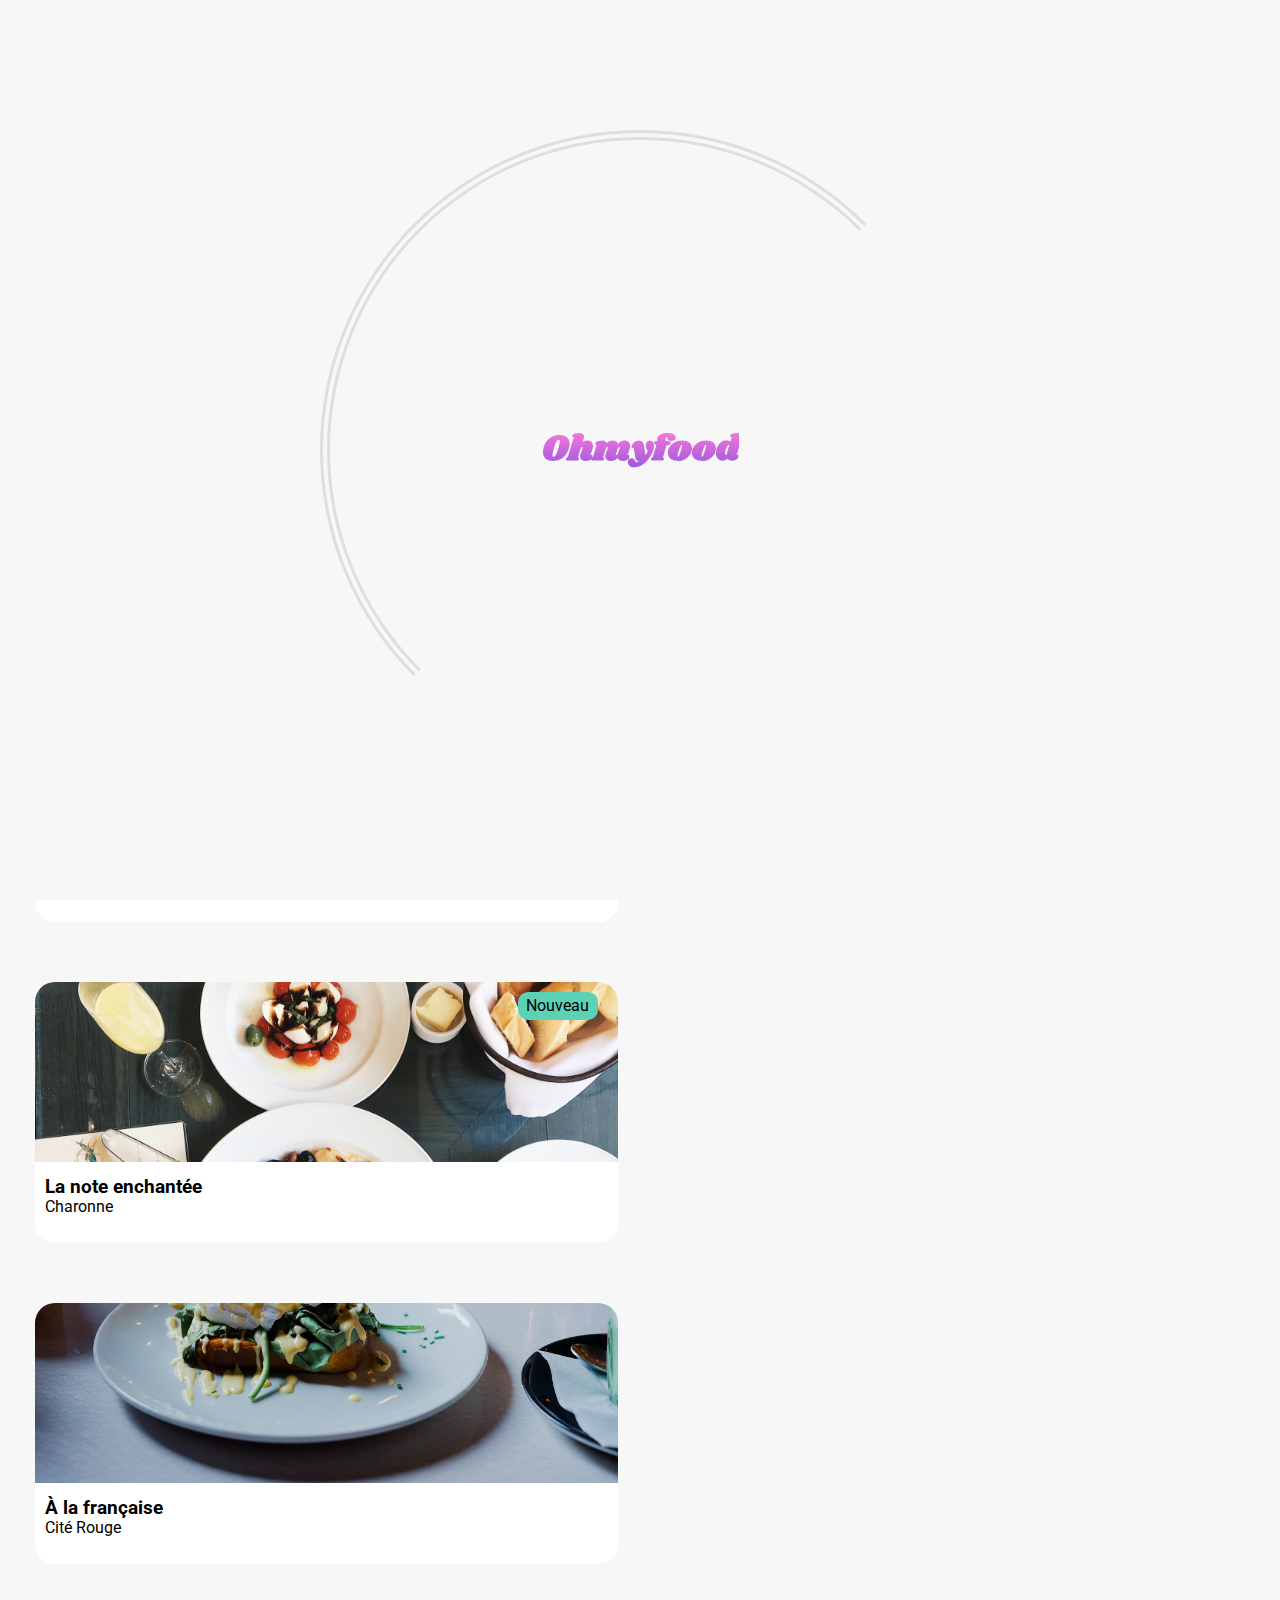
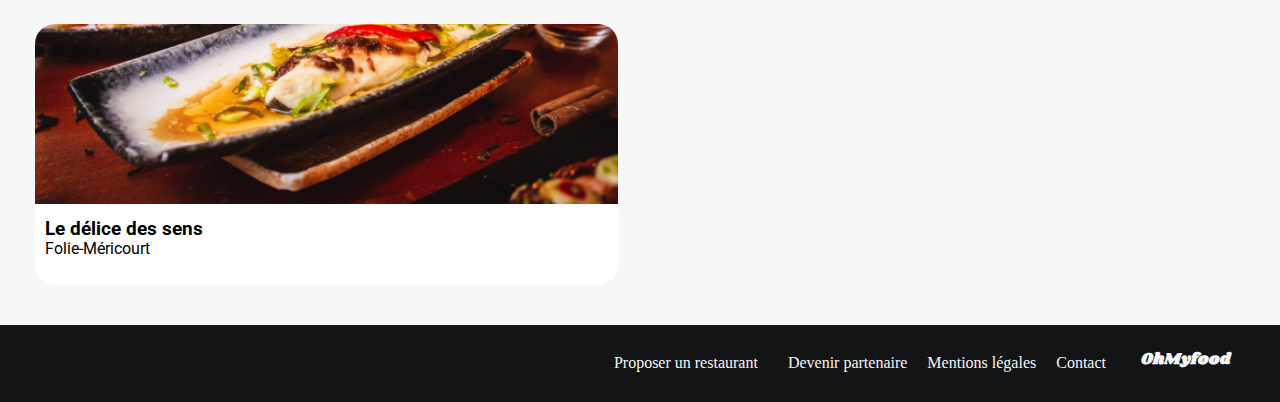
<file: index.html>
<!DOCTYPE html>
<html lang="fr">
<head>
    <meta charset="UTF-8">
    <meta http-equiv="X-UA-Compatible" content="IE=edge">
    <meta name="viewport" content="width=device-width, initial-scale=1.0">
    <title>Ohmyfood |Accueil </title>
    <link rel="preconnect" href="https://fonts.googleapis.com">
    <link rel="preconnect" href="https://fonts.gstatic.com" crossorigin>
    <link href="https://fonts.googleapis.com/css2?family=Roboto:wght@300;400;500&family=Shrikhand&display=swap" rel="stylesheet">
    <link rel="stylesheet" href="https://cdnjs.cloudflare.com/ajax/libs/font-awesome/6.2.1/css/all.min.css"
          integrity="sha512-MV7K8+y+gLIBoVD59lQIYicR65iaqukzvf/nwasF0nqhPay5w/9lJmVM2hMDcnK1OnMGCdVK+iQrJ7lzPJQd1w=="
          crossorigin="anonymous" referrerpolicy="no-referrer">
    <link rel="stylesheet" href="./css/normalize.css">
    <link rel="stylesheet" href="./css/index.css">
</head>
<body>
    <div id="loading-screen">
        <div class="load"></div>
        <div class=loading-element>
            <i class="fa-solid fa-utensils loading-icon"></i>
            <h1>Ohmyfood</h1>
        </div>
    </div>
<header>
    <img class="logo" src="src/images/logo/ohmyfood@2x.svg" alt="">
    <div class="location">
        <form action="#" method="post">
            <i class="fa-solid fa-location-dot"></i>
            <label>
                <input type="text" name="location" placeholder="Paris, Belleville">
            </label>
        </form>
    </div>
</header>
<main>
    <div class="mainContainer">
        <section class="intro">
            <h2>Réservez le menu qui vous convient </h2>
            <p>Découvrez des restaurants d'exeption, sélectionnés par nos soins.</p>
            <button>Explorer nos restaurants</button>
        </section>
        <section class="operation">
            <h2>Fonctionnement</h2>
            <div class="steps">
            <article class="step slide-in-left" style="--index: 16;">
                <p class="number">1</p>
                <i class="fa-solid fa-mobile-screen"></i>
                <h4>Choisissez un restaurant</h4>
            </article>
            <article class="step slide-in-left" style="--index: 20;">
                <p class="number">2</p>
                <i class="fa-solid fa-list"></i>
                <h4>Composez votre menu</h4>
            </article>
            <article class="step slide-in-left" style="--index: 24;">
                <p class="number">3</p>
                <i class="fa-solid fa-store"></i>
                <h4>Dégustez au restaurant</h4>
            </article>
            </div>
        </section>
        <section class="restaurants">
            <h2>Restaurants</h2>
            <div class="cards">
                <article class="card">
                    <a href="laPaletteDuGout.html">
                        <div class="restaurant rest__1">
                            <p class="new">Nouveau</p>
                        </div>

                        <div class="card-content">
                            <div class="cardText">
                                <h3>La palette du goût</h3>
                                <p>Ménilmontant</p>
                            </div>
                            <i class="fa-solid fa-heart fav"></i>
                        </div>
                    </a>
                </article>
                <article class="card">
                    <a href="laNoteEnchantée.html">
                        <div class="restaurant rest__2">
                            <p class="new">Nouveau</p>
                        </div>

                        <div class="card-content">
                            <div class="cardText">
                                <h3>La note enchantée</h3>
                                <p>Charonne</p>
                            </div>
                            <i class="fa-solid fa-heart fav"></i>
                        </div>
                    </a>
                </article>
                <article class="card">
                    <a href="aLaFrancaise.html">
                        <div class="restaurant rest__3">
                            <p class="new none">Nouveau</p>
                        </div>

                        <div class="card-content">
                            <div class="cardText">
                                <h3>À la française</h3>
                                <p>Cité Rouge</p>
                            </div>
                            <i class="fa-solid fa-heart fav"></i>
                        </div>
                    </a>
                </article>
                <article class="card">
                    <a href="leDeliceDesSens.html">
                        <div class="restaurant rest__4">
                            <p class="new none">Nouveau</p>
                        </div>

                        <div class="card-content">
                            <div class="cardText">
                                <h3>Le délice des sens</h3>
                                <p>Folie-Méricourt</p>
                            </div>
                            <i class="fa-solid fa-heart fav"></i>
                        </div>
                    </a>
                </article>
            </div>

        </section>

    </div>
</main>
<footer>
    <h2>OhMyfood</h2>
    <ul>
        <li><a href="#"><i class="fa-solid fa-utensils "></i> Proposer un restaurant</a></li>
        <li><a href="#"><i class="fa-solid fa-handshake-angle"></i> Devenir partenaire</a></li>
        <li><a href="#"> Mentions légales</a></li>
        <li><a href="mailto:contact@clementrenaud.fr">Contact</a></li>
    </ul>
</footer> 
</body>
</html>
</file>
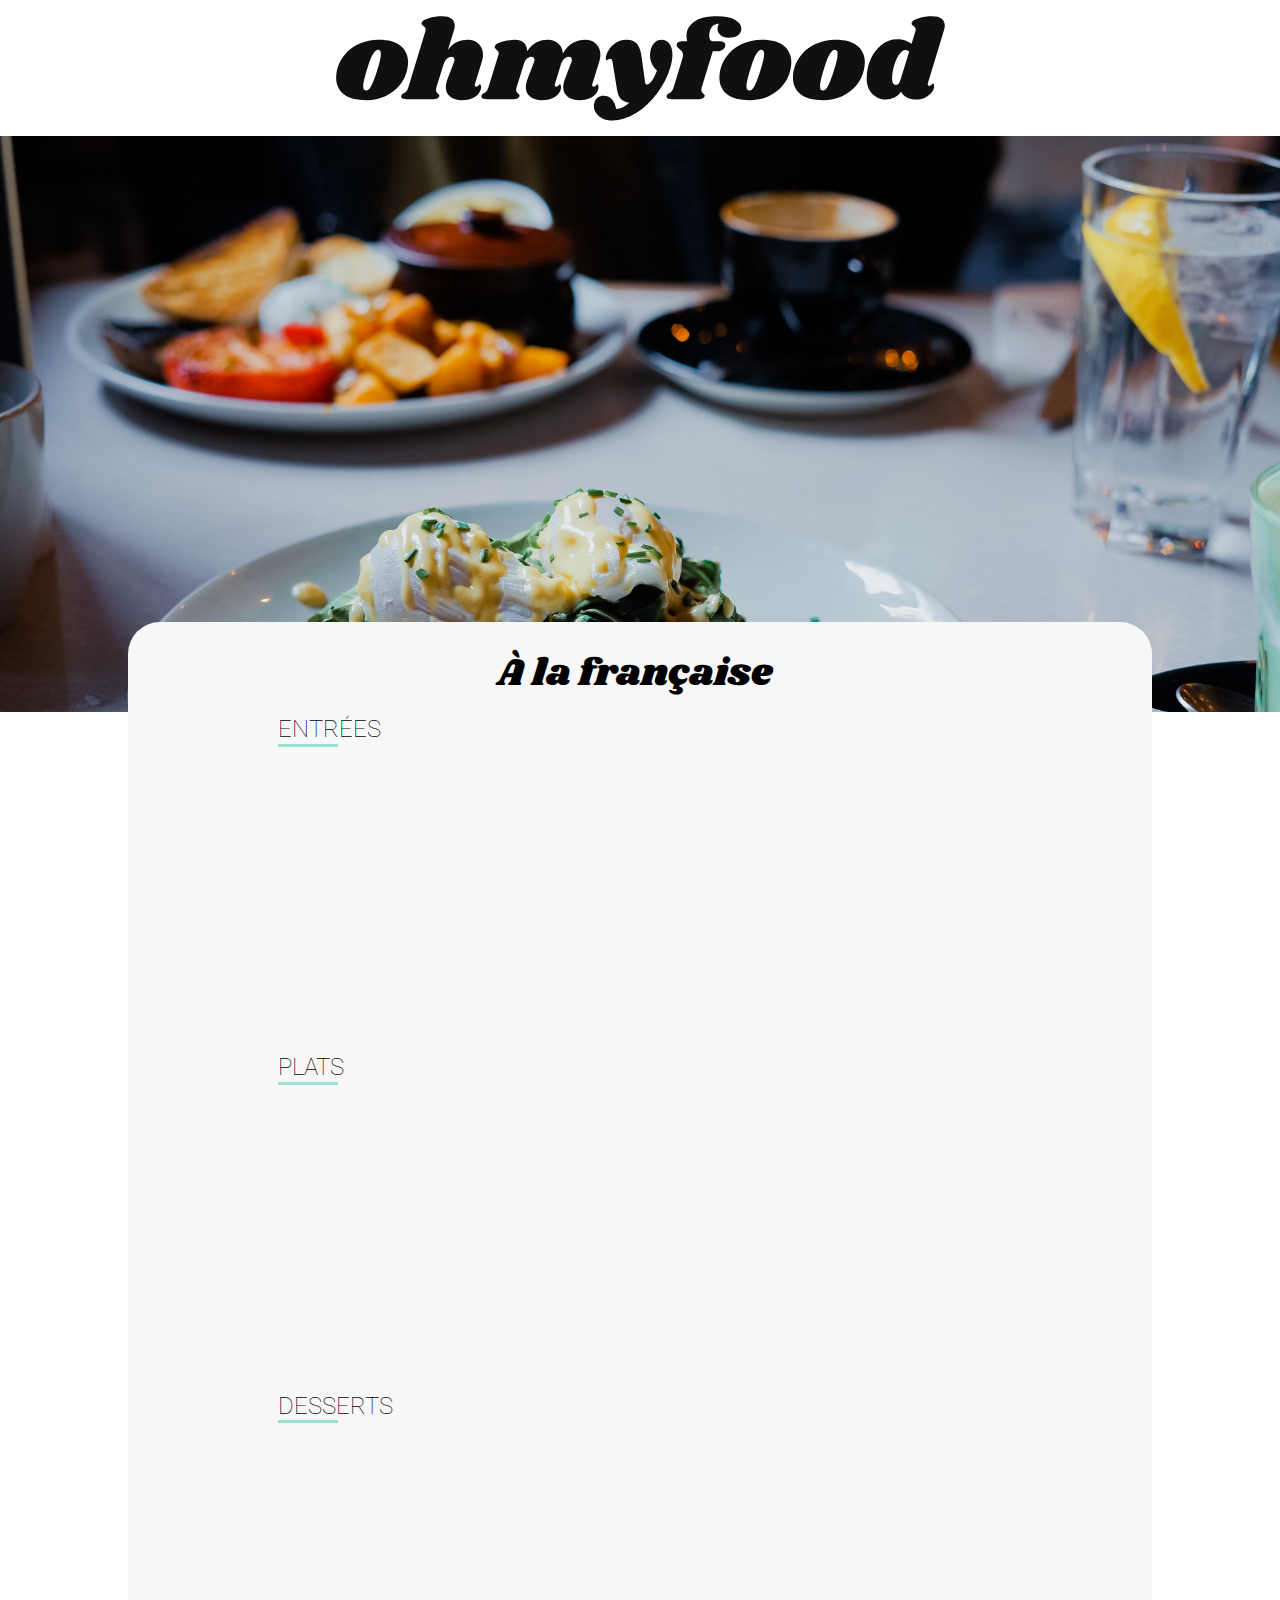
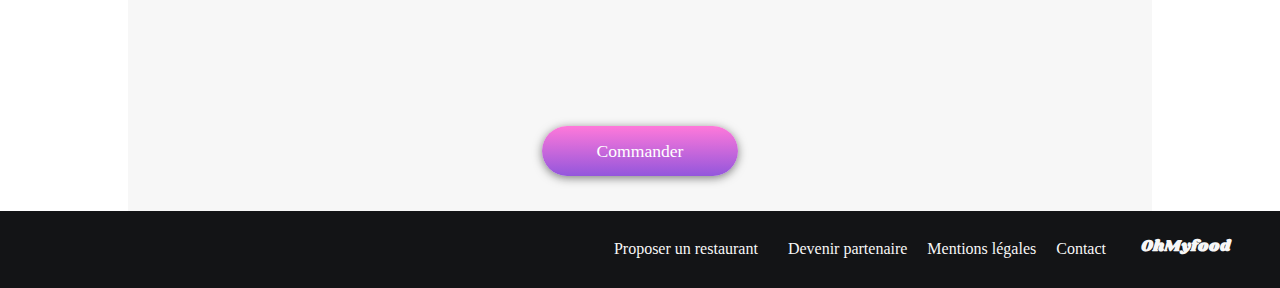
<file: aLaFrancaise.html>
<!DOCTYPE html>
<html lang="fr">
<head>
    <meta charset="UTF-8">
    <meta http-equiv="X-UA-Compatible" content="IE=edge">
    <meta name="viewport" content="width=device-width, initial-scale=1.0">
    <title>À la française | OMF</title>
    <link rel="preconnect" href="https://fonts.googleapis.com">
    <link rel="preconnect" href="https://fonts.gstatic.com" crossorigin>
    <link href="https://fonts.googleapis.com/css2?family=Roboto:wght@300;400;500&family=Shrikhand&display=swap" rel="stylesheet">
    <link rel="stylesheet" href="https://cdnjs.cloudflare.com/ajax/libs/font-awesome/6.2.1/css/all.min.css"
          integrity="sha512-MV7K8+y+gLIBoVD59lQIYicR65iaqukzvf/nwasF0nqhPay5w/9lJmVM2hMDcnK1OnMGCdVK+iQrJ7lzPJQd1w=="
          crossorigin="anonymous" referrerpolicy="no-referrer">
    <link rel="stylesheet" href="./css/normalize.css">      
    <link rel="stylesheet" href="css/restaurant.css">
</head>
<body>
    <header>
        <div class="header-content">
            <div class="header-wrapper">
                <a href="index.html" class="arrow-back">
                    <i class="fas fa-arrow-left"></i>
                </a>
                <img src="src/images/logo/ohmyfood@2x.svg" alt="Logo" class="logo">
            </div>
            <div class="image-container">
              <img src="/src/images/restaurants/toa-heftiba-DQKerTsQwi0-unsplash.jpg" alt="Image" class="header-image">
            </div>
        </div>
    </header>
    <main>
        <div class="main-title">
            <h1>À la française</h1>
            <i class="fa-solid fa-heart fav"></i>
        </div>
        <section>
            <h2>ENTRÉES</h2>
            <article class="custom-article slide-in-left" style="--index:1;">
                <h3>Tartare de poulpe acidulé</h3>
                <p>Aux zestes d'orange</p>
                <div class="price-check">
                  <span class="price">25€</span>
                  <div class="check-container">
                    <i class="fa-solid fa-check-circle check-icon"></i>
                  </div>
                </div>
              </article>
              <article class="custom-article slide-in-left" style="--index:2;">
                <h3>Velouté de légumes d'antan</h3>
                <p>Carotte, panais, topinambour</p>
                <div class="price-check">
                  <span class="price">35€</span>
                  <div class="check-container">
                    <i class="fa-solid fa-check-circle check-icon"></i>
                  </div>
                </div>
              </article>
              <article class="custom-article slide-in-left" style="--index:3;">
                <h3>Soupe à l'oignon</h3>
                <p>Revisitée</p>
                <div class="price-check">
                  <span class="price">20€</span>
                  <div class="check-container">
                    <i class="fa-solid fa-check-circle check-icon"></i>
                  </div>
                </div>
              </article>
        </section>
        <section>
            <h2>PLATS</h2>
            <article class="custom-article slide-in-left" style="--index:4;">
                <h3>Coquilles Saint-Jacques</h3>
                <p>Accompagnées d'une purée de panais</p>
                <div class="price-check">
                  <span class="price">40€</span>
                  <div class="check-container">
                    <i class="fa-solid fa-check-circle check-icon"></i>
                  </div>
                </div>
              </article>
              <article class="custom-article slide-in-left" style="--index:5;">
                <h3>Magret de canard</h3>
                <p>Et parmentier de pommes de terre</p>
                <div class="price-check">
                  <span class="price">35€</span>
                  <div class="check-container">
                    <i class="fa-solid fa-check-circle check-icon"></i>
                  </div>
                </div>
              </article>
              <article class="custom-article slide-in-left" style="--index:6;">
                <h3>Pigeonneau d'Ille-et-Vilaine</h3>
                <p>Sur son lit de gnocchis aux légumes</p>
                <div class="price-check">
                  <span class="price">44€</span>
                  <div class="check-container">
                    <i class="fa-solid fa-check-circle check-icon"></i>
                  </div>
                </div>
              </article>
        </section>
        <section>
            <h2>DESSERTS</h2>
            <article class="custom-article slide-in-left" style="--index:7;">
                <h3>Pétales de violettes glacés</h3>
                <p>Et purée de noisettes</p>
                <div class="price-check">
                  <span class="price">18€</span>
                  <div class="check-container">
                    <i class="fa-solid fa-check-circle check-icon"></i>
                  </div>
                </div>
              </article>
              <article class="custom-article slide-in-left" style="--index:8;">
                <h3>Fondant au chocolat</h3>
                <p>Revisité</p>
                <div class="price-check">
                  <span class="price">22€</span>
                  <div class="check-container">
                    <i class="fa-solid fa-check-circle check-icon"></i>
                  </div>
                </div>
              </article>
              <article class="custom-article slide-in-left" style="--index:9;">
                <h3>Millefeuille croustillant</h3>
                <p>Myrtilles et pâte d'amande</p>
                <div class="price-check">
                  <span class="price">23€</span>
                  <div class="check-container">
                    <i class="fa-solid fa-check-circle check-icon"></i>
                  </div>
                </div>
              </article>
        </section>
        <button>Commander</button>
    </main>
    <footer>
        <h2>OhMyfood</h2>
        <ul>
          <li><a href="#"><i class="fa-solid fa-utensils "></i> Proposer un restaurant</a></li>
          <li><a href="#"><i class="fa-solid fa-handshake-angle"></i> Devenir partenaire</a></li>
            <li><a href=""> Mentions légales</a></li>
            <li><a href="mailto:contact@clementrenaud.fr">Contact</a></li>
        </ul>

    </footer>    
</body>
</html>
</file>
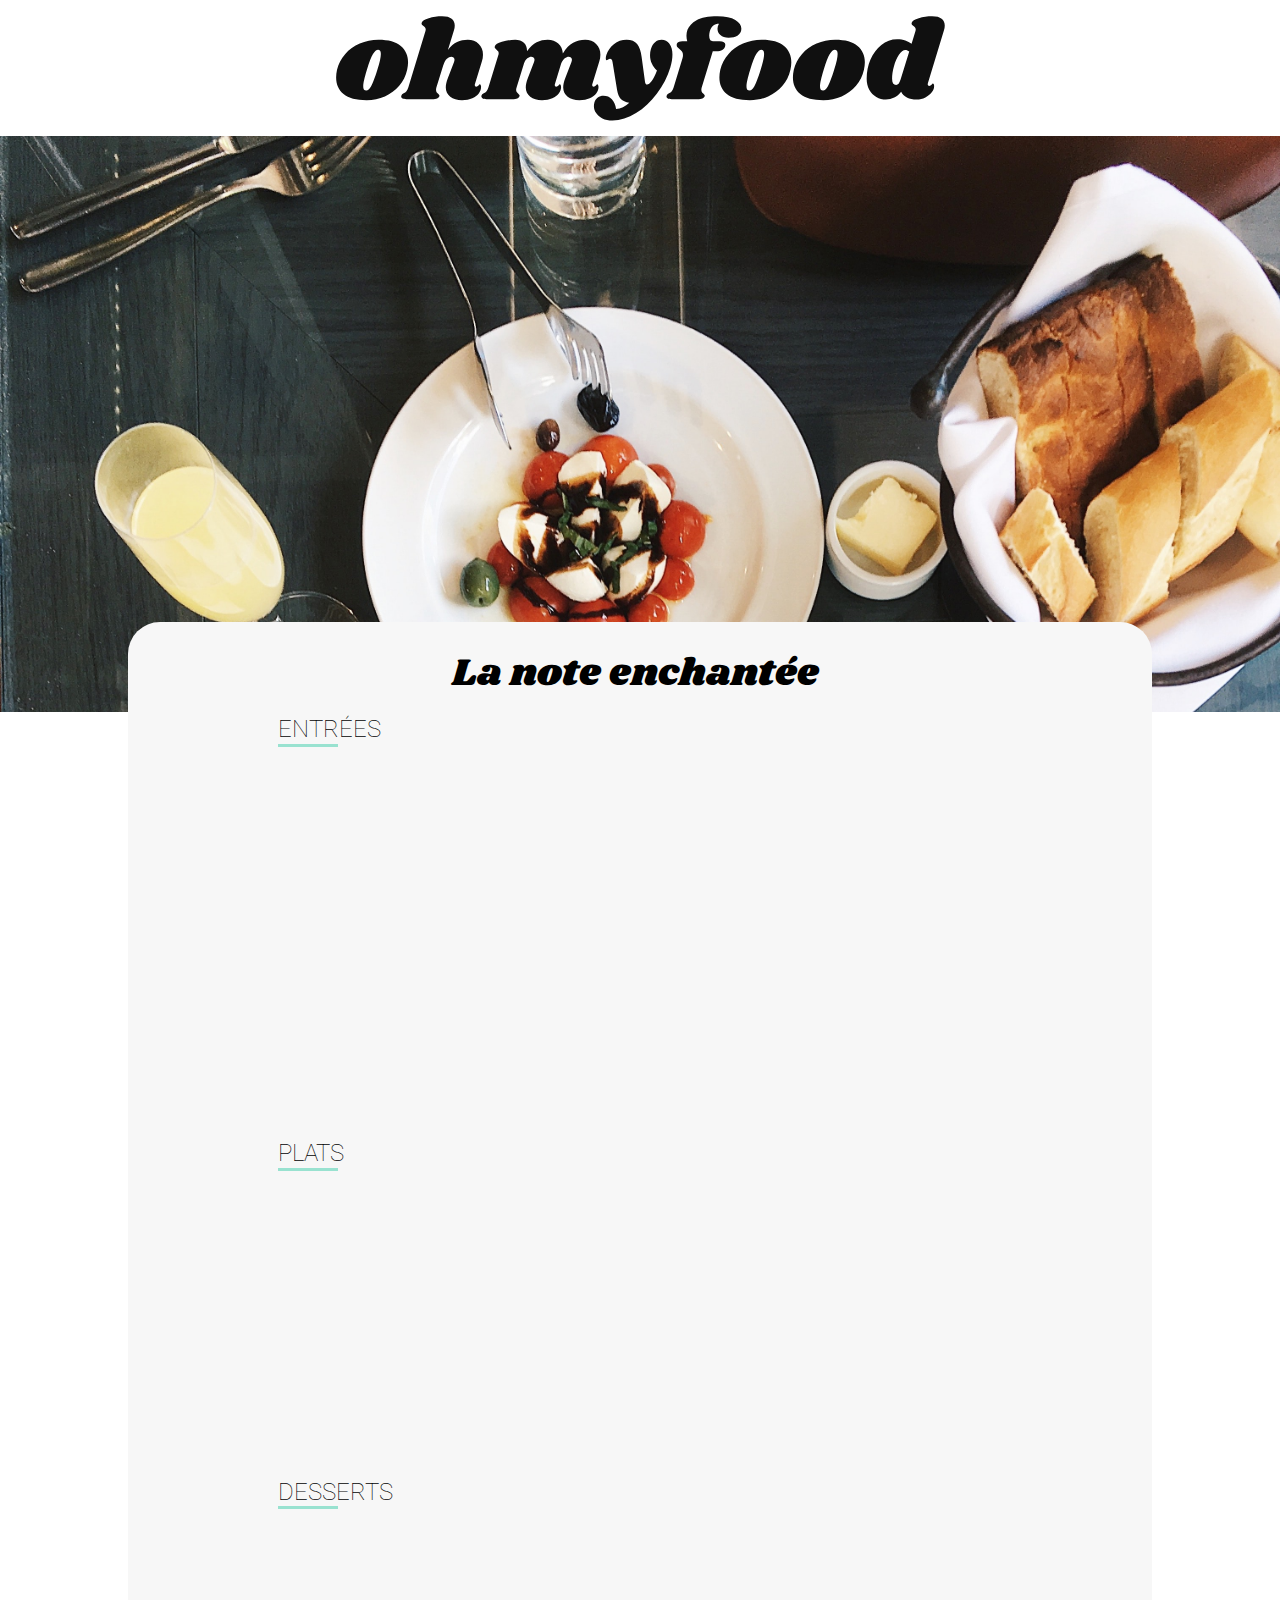
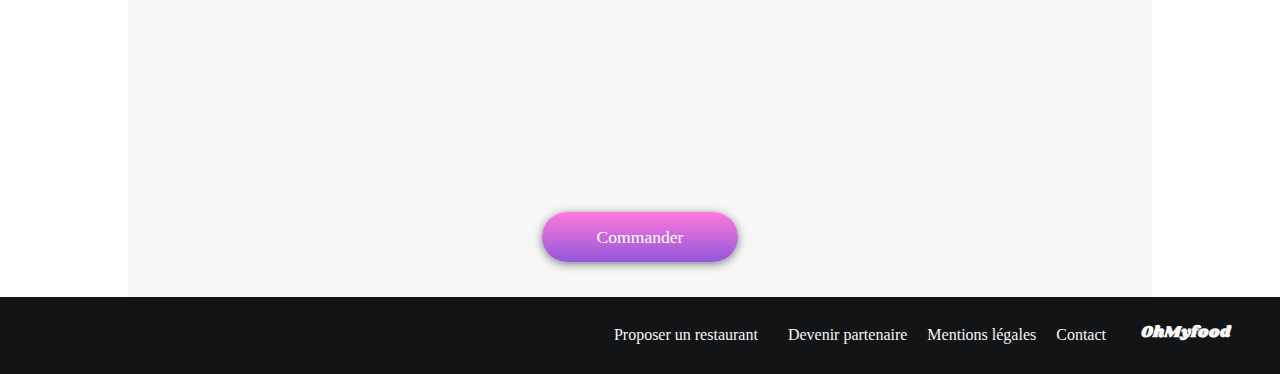
<file: laNoteEnchantée.html>
<!DOCTYPE html>
<html lang="fr">
<head>
    <meta charset="UTF-8">
    <meta http-equiv="X-UA-Compatible" content="IE=edge">
    <meta name="viewport" content="width=device-width, initial-scale=1.0">
    <title>La note enchantée | OMF</title>
    <link rel="preconnect" href="https://fonts.googleapis.com">
    <link rel="preconnect" href="https://fonts.gstatic.com" crossorigin>
    <link href="https://fonts.googleapis.com/css2?family=Roboto:wght@300;400;500&family=Shrikhand&display=swap" rel="stylesheet">
    <link rel="stylesheet" href="https://cdnjs.cloudflare.com/ajax/libs/font-awesome/6.2.1/css/all.min.css"
          integrity="sha512-MV7K8+y+gLIBoVD59lQIYicR65iaqukzvf/nwasF0nqhPay5w/9lJmVM2hMDcnK1OnMGCdVK+iQrJ7lzPJQd1w=="
          crossorigin="anonymous" referrerpolicy="no-referrer">
    <link rel="stylesheet" href="./css/normalize.css">
    <link rel="stylesheet" href="css/restaurant.css">
</head>
<body>
    <header>
        <div class="header-content">
            <div class="header-wrapper">
                <a href="index.html" class="arrow-back">
                    <i class="fas fa-arrow-left"></i>
                </a>
                <img src="src/images/logo/ohmyfood@2x.svg" alt="Logo" class="logo">
            </div>
            <div class="image-container">
              <img src="./src/images/restaurants/stil-u2Lp8tXIcjw-unsplash.jpg" alt="Image" class="header-image">
            </div>
        </div>
    </header>
    <main>
        <div class="main-title">
            <h1>La note enchantée</h1>
            <i class="fa-solid fa-heart fav"></i>
        </div>
        <section>
            <h2>ENTRÉES</h2>
            <article class="custom-article slide-in-left" style="--index:1;">
                <h3>Ravioles de foie gras</h3>
                <p>Accompagnées de leur crème à la truffe</p>
                <div class="price-check">
                  <span class="price">25€</span>
                  <div class="check-container">
                    <i class="fa-solid fa-check-circle check-icon"></i>
                  </div>
                </div>
              </article>
              <article class="custom-article slide-in-left" style="--index:2;">
                <h3>Caviar osciètre</h3>
                <p>Sur blini à la farine de blé noir</p>
                <div class="price-check">
                  <span class="price">35€</span>
                  <div class="check-container">
                    <i class="fa-solid fa-check-circle check-icon"></i>
                  </div>
                </div>
              </article>
              <article class="custom-article slide-in-left" style="--index:3;">
                <h3>Homard et espuma de potiron</h3>
                <p>Marinés aux zestes d'orange</p>
                <div class="price-check">
                  <span class="price">20€</span>
                  <div class="check-container">
                    <i class="fa-solid fa-check-circle check-icon"></i>
                  </div>
                </div>
              </article>
              <article class="custom-article slide-in-left" style="--index:4;">
                <h3>Foie gras de canard cuit entier</h3>
                <p>Confiture de figue et pain toasté</p>
                <div class="price-check">
                  <span class="price">35€</span>
                  <div class="check-container">
                    <i class="fa-solid fa-check-circle check-icon"></i>
                  </div>
                </div>
              </article>
        </section>
        <section>
            <h2>PLATS</h2>
            <article class="custom-article slide-in-left" style="--index:5;">
                <h3>Noix de coquilles Saint-Jacques</h3>
                <p>Sur lit de purée de céleri-rave</p>
                <div class="price-check">
                  <span class="price">40€</span>
                  <div class="check-container">
                    <i class="fa-solid fa-check-circle check-icon"></i>
                  </div>
                </div>
              </article>
              <article class="custom-article slide-in-left" style="--index:6;">
                <h3>Langoustine poêlée</h3>
                <p>Purée de patate douce</p>
                <div class="price-check">
                  <span class="price">35€</span>
                  <div class="check-container">
                    <i class="fa-solid fa-check-circle check-icon"></i>
                  </div>
                </div>
              </article>
              <article class="custom-article slide-in-left" style="--index:7;">
                <h3>Mijoté de queue de boeuf</h3>
                <p>Et riz sauvage aux zestes de citron</p>
                <div class="price-check">
                  <span class="price">45€</span>
                  <div class="check-container">
                    <i class="fa-solid fa-check-circle check-icon"></i>
                  </div>
                </div>
              </article>
        </section>
        <section>
            <h2>DESSERTS</h2>
            <article class="custom-article slide-in-left" style="--index:8;">
                <h3>Macaron noisette et chocolat</h3>
                <p>Glace au caramel brun et sel de Guérande</p>
                <div class="price-check">
                  <span class="price">18€</span>
                  <div class="check-container">
                    <i class="fa-solid fa-check-circle check-icon"></i>
                  </div>
                </div>
              </article>
              <article class="custom-article slide-in-left" style="--index:9;">
                <h3>Baba au rhum revisité</h3>
                <p>Avec son coulis de citron</p>
                <div class="price-check">
                  <span class="price">22€</span>
                  <div class="check-container">
                    <i class="fa-solid fa-check-circle check-icon"></i>
                  </div>
                </div>
              </article>
              <article class="custom-article slide-in-left" style="--index:10;">
                <h3>Tarte au citron meringuée</h3>
                <p>Déstructurée</p>
                <div class="price-check">
                  <span class="price">23€</span>
                  <div class="check-container">
                    <i class="fa-solid fa-check-circle check-icon"></i>
                  </div>
                </div>
              </article>
        </section>
        <button>Commander</button>
    </main>
    <footer>
        <h2>OhMyfood</h2>
        <ul>
          <li><a href="#"><i class="fa-solid fa-utensils "></i> Proposer un restaurant</a></li>
          <li><a href="#"><i class="fa-solid fa-handshake-angle"></i> Devenir partenaire</a></li>
            <li><a href=""> Mentions légales</a></li>
            <li><a href="mailto:contact@clementrenaud.fr">Contact</a></li>
        </ul>

    </footer>    
</body>
</html>
</file>
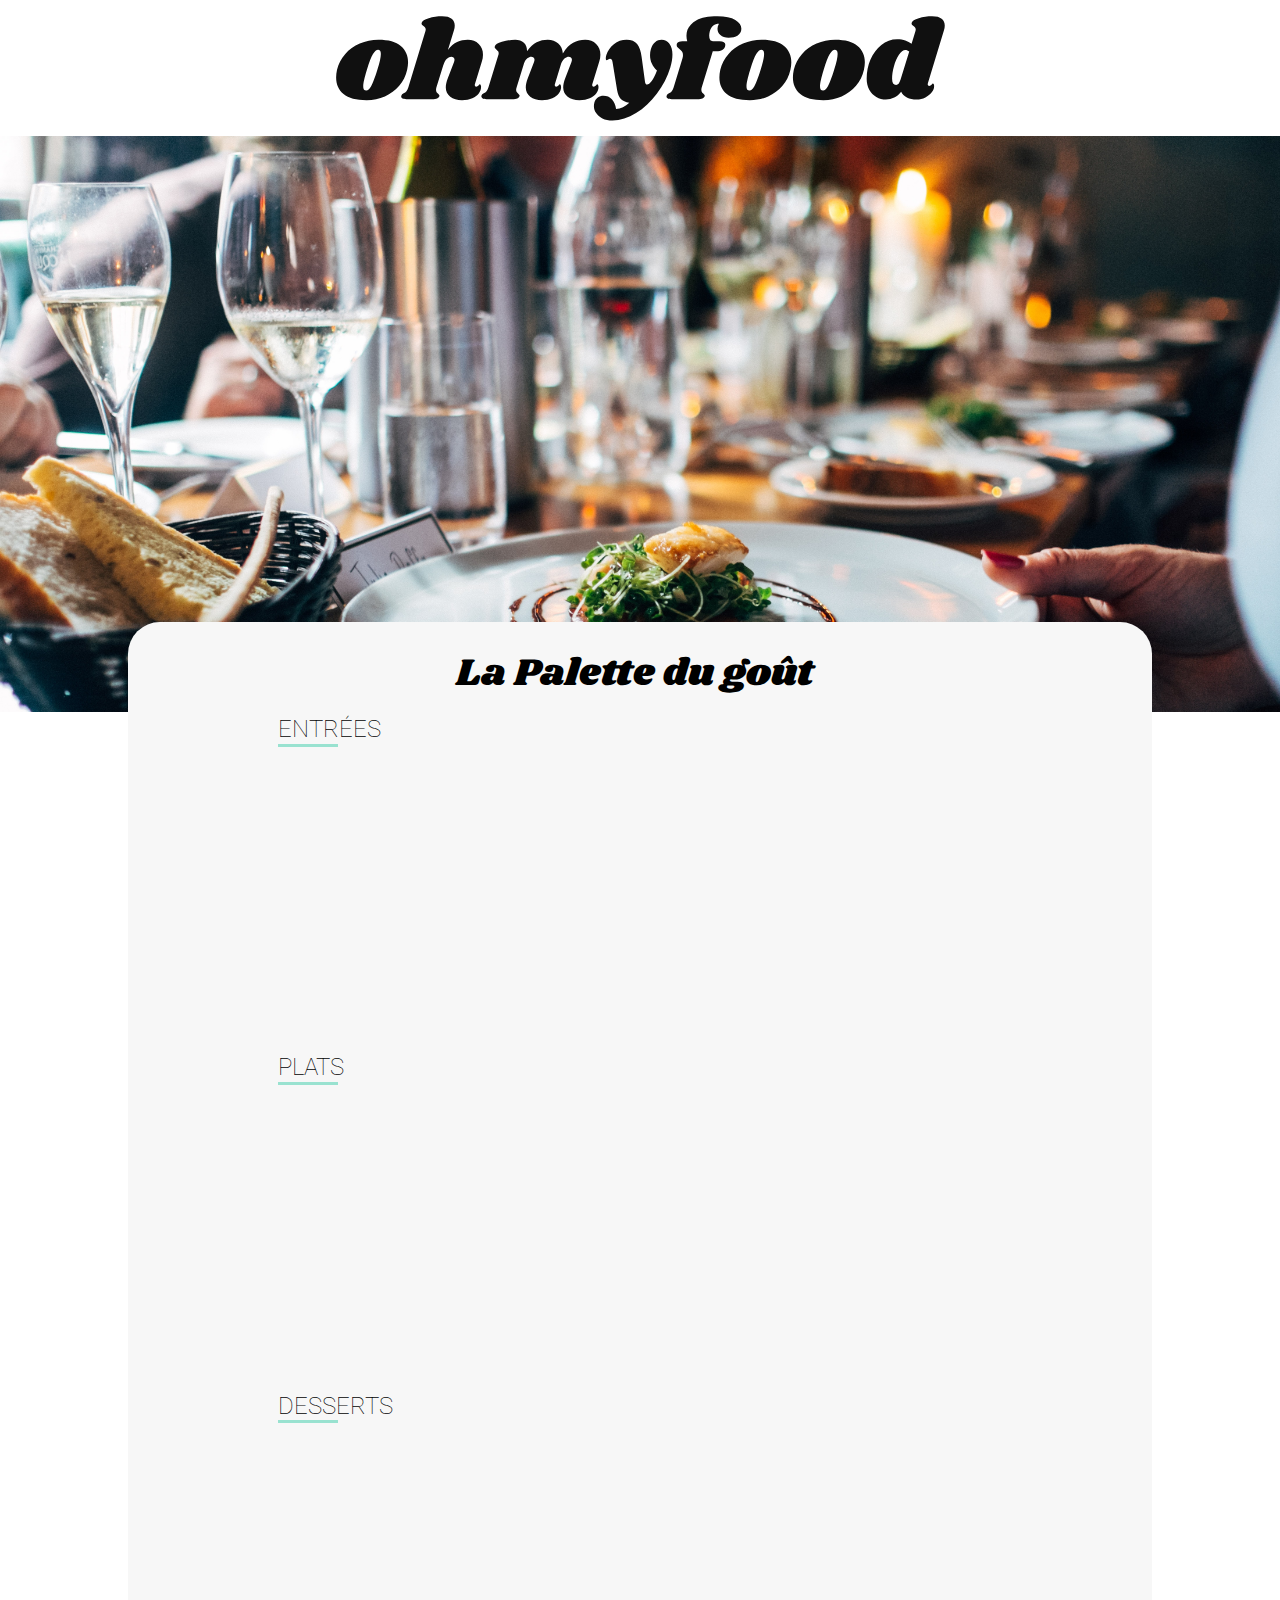
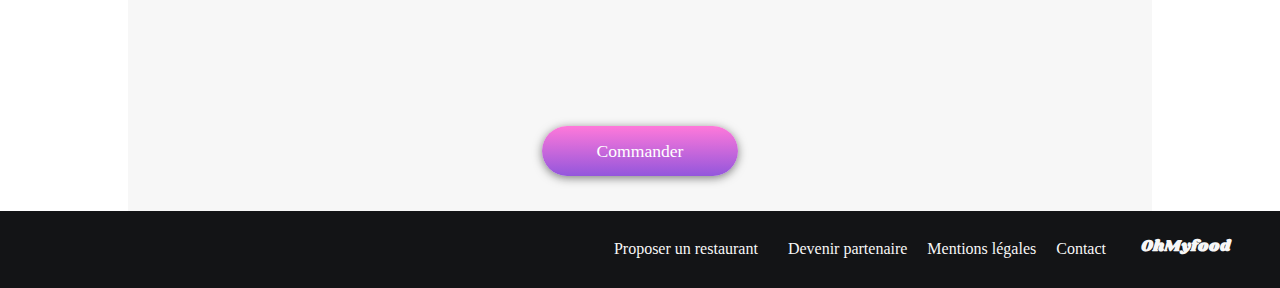
<file: laPaletteDuGout.html>
<!DOCTYPE html>
<html lang="fr">
<head>
    <meta charset="UTF-8">
    <meta http-equiv="X-UA-Compatible" content="IE=edge">
    <meta name="viewport" content="width=device-width, initial-scale=1.0">
    <title>La Palette du goût | OMF</title>
    <link rel="preconnect" href="https://fonts.googleapis.com">
    <link rel="preconnect" href="https://fonts.gstatic.com" crossorigin>
    <link href="https://fonts.googleapis.com/css2?family=Roboto:wght@300;400;500&family=Shrikhand&display=swap" rel="stylesheet">
    <link rel="stylesheet" href="https://cdnjs.cloudflare.com/ajax/libs/font-awesome/6.2.1/css/all.min.css"
          integrity="sha512-MV7K8+y+gLIBoVD59lQIYicR65iaqukzvf/nwasF0nqhPay5w/9lJmVM2hMDcnK1OnMGCdVK+iQrJ7lzPJQd1w=="
          crossorigin="anonymous" referrerpolicy="no-referrer">
    <link rel="stylesheet" href="./css/normalize.css">
    <link rel="stylesheet" href="css/restaurant.css">
</head>
<body>
    <header>
        <div class="header-content">
            <div class="header-wrapper">
                <a href="index.html" class="arrow-back">
                    <i class="fas fa-arrow-left"></i>
                </a>
                <img src="src/images/logo/ohmyfood@2x.svg" alt="Logo" class="logo">
            </div>
            <div class="image-container">
            <img src="./src/images/restaurants/jay-wennington-N_Y88TWmGwA-unsplash.jpg" alt="Image" class="header-image">
            </div>
        </div>
    </header>
    <main>
        <div class="main-title">
            <h1>La Palette du goût</h1>
            <i class="fa-solid fa-heart fav"></i>
        </div>
        <section>
            <h2>ENTRÉES</h2>
            <article class="custom-article slide-in-left" style="--index:1;">
                <h3>Fricassée d'escargots</h3>
                <p>Au piment d'Espelette</p>
                <div class="price-check">
                  <span class="price">25€</span>
                  <div class="check-container">
                    <i class="fa-solid fa-check-circle check-icon"></i>
                  </div>
                </div>
              </article>
              <article class="custom-article slide-in-left" style="--index:2;">
                <h3>Foie gras de canard mi-cuit</h3>
                <p>Et ses copeaux de truffe noire</p>
                <div class="price-check">
                  <span class="price">35€</span>
                  <div class="check-container">
                    <i class="fa-solid fa-check-circle check-icon"></i>
                  </div>
                </div>
              </article>
              <article class="custom-article slide-in-left" style="--index:3;">
                <h3>Oeuf au plat</h3>
                <p>Assaisonné à la truffe sur lit de caviar</p>
                <div class="price-check">
                  <span class="price">20€</span>
                  <div class="check-container">
                    <i class="fa-solid fa-check-circle check-icon"></i>
                  </div>
                </div>
              </article>
        </section>
        <section>
            <h2>PLATS</h2>
            <article class="custom-article slide-in-left" style="--index:4;">
                <h3>Filet de boeuf aux herbes</h3>
                <p>Accompagné de sa ribambelle de légumes</p>
                <div class="price-check">
                  <span class="price">40€</span>
                  <div class="check-container">
                    <i class="fa-solid fa-check-circle check-icon"></i>
                  </div>
                </div>
              </article>
              <article class="custom-article slide-in-left" style="--index:5;">
                <h3>Parmentier de queue de boeuf</h3>
                <p>À la truffe noire sur sa purée de panais</p>
                <div class="price-check">
                  <span class="price">35€</span>
                  <div class="check-container">
                    <i class="fa-solid fa-check-circle check-icon"></i>
                  </div>
                </div>
              </article>
              <article class="custom-article slide-in-left" style="--index:6;">
                <h3>Filet de turbo</h3>
                <p>Aux agrumes</p>
                <div class="price-check">
                  <span class="price">44€</span>
                  <div class="check-container">
                    <i class="fa-solid fa-check-circle check-icon"></i>
                  </div>
                </div>
              </article>
        </section>
        <section>
            <h2>DESSERTS</h2>
            <article class="custom-article slide-in-left" style="--index:7;">
                <h3>Paris-Brest</h3>
                <p>Revisité</p>
                <div class="price-check slide-in-right">
                  <span class="price">18€</span>
                  <div class="check-container ">
                    <i class="fa-solid fa-check-circle check-icon "></i>
                  </div>
                </div>
              </article>
              <article class="custom-article slide-in-left" style="--index:8;">
                <h3>Macaron au chocolat d'exeption</h3>
                <p>Et glace à la vanille de Madagascar</p>
                <div class="price-check">
                  <span class="price">22€</span>
                  <div class="check-container">
                    <i class="fa-solid fa-check-circle check-icon"></i>
                  </div>
                </div>
              </article>
              <article class="custom-article slide-in-left" style="--index:9;">
                <h3>Mousse au chocolat</h3>
                <p>Au piment d'Espelette et à la truffe noire</p>
                <div class="price-check">
                  <span class="price">23€</span>
                  <div class="check-container">
                    <i class="fa-solid fa-check-circle check-icon"></i>
                  </div>
                </div>
              </article>
        </section>
        <button>Commander</button>
    </main>
    <footer>
        <h2>OhMyfood</h2>
        <ul>
          <li><a href="#"><i class="fa-solid fa-utensils "></i> Proposer un restaurant</a></li>
          <li><a href="#"><i class="fa-solid fa-handshake-angle"></i> Devenir partenaire</a></li>
            <li><a href=""> Mentions légales</a></li>
            <li><a href="mailto:contact@clementrenaud.fr">Contact</a></li>
        </ul>

    </footer>    
</body>
</html>
</file>
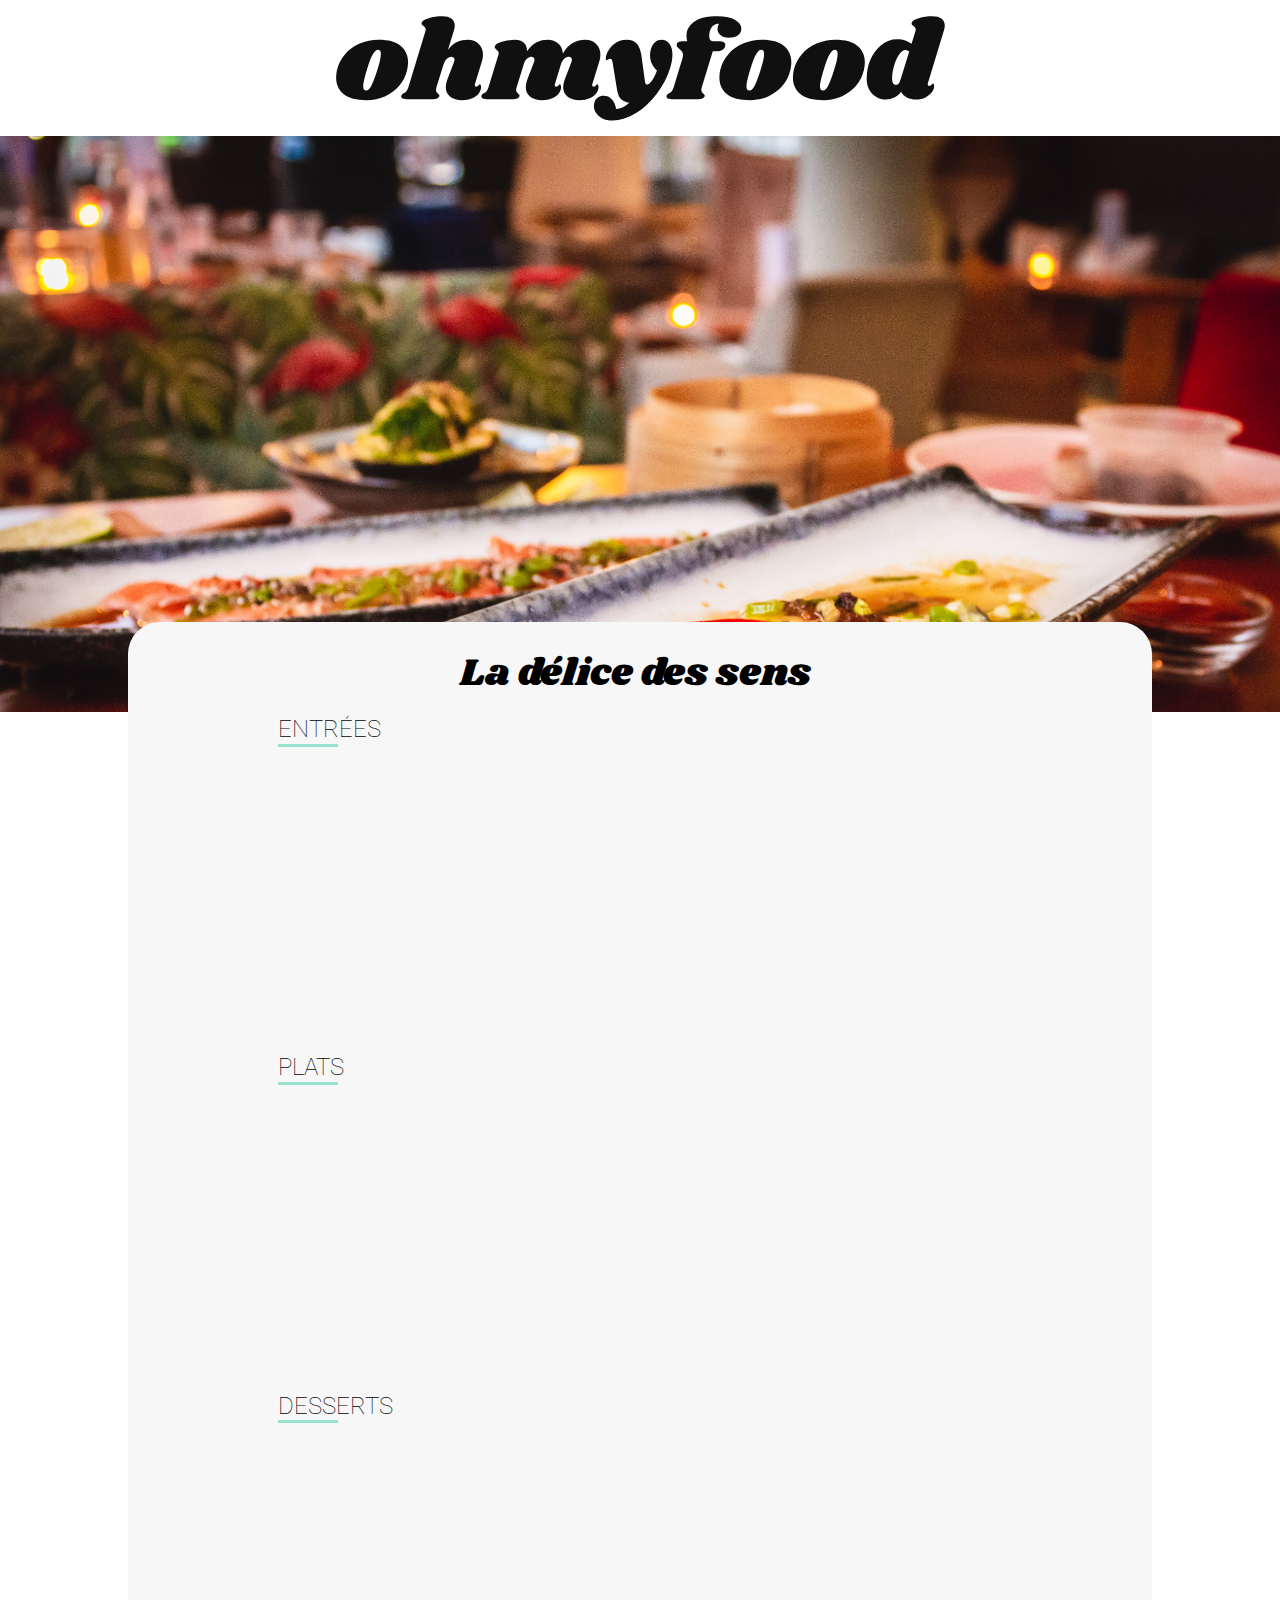
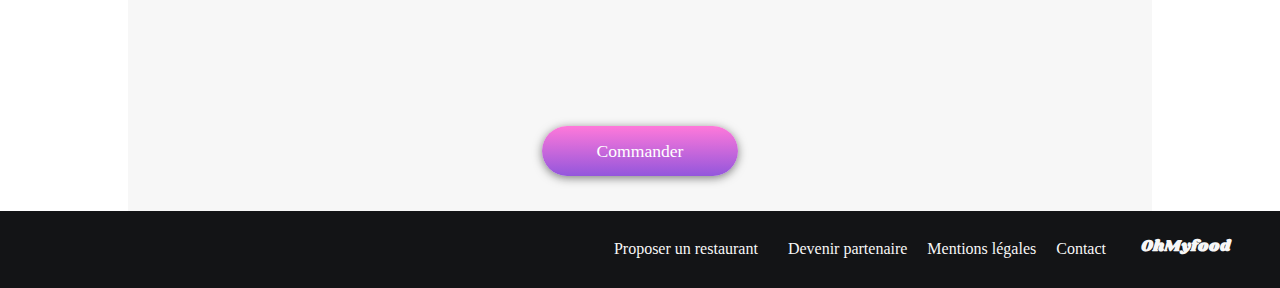
<file: leDeliceDesSens.html>
<!DOCTYPE html>
<html lang="fr">
<head>
    <meta charset="UTF-8">
    <meta http-equiv="X-UA-Compatible" content="IE=edge">
    <meta name="viewport" content="width=device-width, initial-scale=1.0">
    <title>Le délice des sens | OMF</title>
    <link rel="preconnect" href="https://fonts.googleapis.com">
    <link rel="preconnect" href="https://fonts.gstatic.com" crossorigin>
    <link href="https://fonts.googleapis.com/css2?family=Roboto:wght@300;400;500&family=Shrikhand&display=swap" rel="stylesheet">
    <link rel="stylesheet" href="https://cdnjs.cloudflare.com/ajax/libs/font-awesome/6.2.1/css/all.min.css"
          integrity="sha512-MV7K8+y+gLIBoVD59lQIYicR65iaqukzvf/nwasF0nqhPay5w/9lJmVM2hMDcnK1OnMGCdVK+iQrJ7lzPJQd1w=="
          crossorigin="anonymous" referrerpolicy="no-referrer">
    <link rel="stylesheet" href="./css/normalize.css">
    <link rel="stylesheet" href="css/restaurant.css">
</head>
<body>
    <header>
        <div class="header-content">
            <div class="header-wrapper">
                <a href="index.html" class="arrow-back">
                    <i class="fas fa-arrow-left"></i>
                </a>
                <img src="src/images/logo/ohmyfood@2x.svg" alt="Logo" class="logo">
            </div>
            <div class="image-container">
              <img src="./src/images/restaurants/louis-hansel-shotsoflouis-qNBGVyOCY8Q-unsplash.jpg" alt="Image" class="header-image">
            </div>
        </div>
    </header>
    <main>
        <div class="main-title">
            <h1>La délice des sens</h1>
            <i class="fa-solid fa-heart fav"></i>
        </div>
        <section>
            <h2>ENTRÉES</h2>
            <article class="custom-article slide-in-left" style="--index:1;">
                <h3>Tartare de thon</h3>
                <p>Assaisonné au yuzu</p>
                <div class="price-check">
                  <span class="price">25€</span>
                  <div class="check-container">
                    <i class="fa-solid fa-check check-icon"></i>
                  </div>
                </div>
              </article>
              <article class="custom-article slide-in-left" style="--index:2;">
                <h3>Bouchée de homard croustillant</h3>
                <p>Et sa farandole de petits légumes</p>
                <div class="price-check">
                  <span class="price">35€</span>
                  <div class="check-container">
                    <i class="fa-solid fa-check-circle check-icon"></i>
                  </div>
                </div>
              </article>
              <article class="custom-article slide-in-left" style="--index:3;">
                <h3>Poulet rôti aux herbes de Provence</h3>
                <p>Et sa crème de truffe</p>
                <div class="price-check">
                  <span class="price">40€</span>
                  <div class="check-container">
                    <i class="fa-solid fa-check-circle check-icon"></i>
                  </div>
                </div>
              </article>
        </section>
        <section>
            <h2>PLATS</h2>
            <article class="custom-article slide-in-left" style="--index:4;">
                <h3>Poulet rôti aux herbes de Provence</h3>
                <p>Et sa crème de truffe</p>
                <div class="price-check">
                  <span class="price">40€</span>
                  <div class="check-container">
                    <i class="fa-solid fa-check-circle check-icon"></i>
                  </div>
                </div>
              </article>
              <article class="custom-article slide-in-left" style="--index:5;">
                <h3>Langouste rôtie</h3>
                <p>Et ses légumes de saison</p>
                <div class="price-check">
                  <span class="price">35€</span>
                  <div class="check-container">
                    <i class="fa-solid fa-check-circle check-icon"></i>
                  </div>
                </div>
              </article>
              <article class="custom-article slide-in-left" style="--index:6;">
                <h3>Côte de boeuf Angus</h3>
                <p>Et sa purée de panais</p>
                <div class="price-check">
                  <span class="price">44€</span>
                  <div class="check-container">
                    <i class="fa-solid fa-check-circle check-icon"></i>
                  </div>
                </div>
              </article>
        </section>
        <section>
            <h2>DESSERTS</h2>
            <article class="custom-article slide-in-left" style="--index:7;">
                <h3>Oeuf au plat</h3>
                <p>Assaisonné à la truffe sur lit de caviar</p>
                <div class="price-check">
                  <span class="price">76€</span>
                  <div class="check-container">
                    <i class="fa-solid fa-check-circle check-icon"></i>
                  </div>
                </div>
              </article>
              <article class="custom-article slide-in-left" style="--index:8;">
                <h3>Crème brulée</h3>
                <p>Revisitée</p>
                <div class="price-check">
                  <span class="price">22€</span>
                  <div class="check-container">
                    <i class="fa-solid fa-check-circle check-icon"></i>
                  </div>
                </div>
              </article>
              <article class="custom-article slide-in-left" style="--index:9;">
                <h3>Tiramisu</h3>
                <p>À la noisette</p>
                <div class="price-check">
                  <span class="price">23€</span>
                  <div class="check-container">
                    <i class="fa-solid fa-check-circle check-icon"></i>
                  </div>
                </div>
              </article>
        </section>
        <button>Commander</button>
    </main>
    <footer>
        <h2>OhMyfood</h2>
        <ul>
          <li><a href="#"><i class="fa-solid fa-utensils "></i> Proposer un restaurant</a></li>
          <li><a href="#"><i class="fa-solid fa-handshake-angle"></i> Devenir partenaire</a></li>
            <li><a href=""> Mentions légales</a></li>
            <li><a href="mailto:contact@clementrenaud.fr">Contact</a></li>
        </ul>

    </footer>    
</body>
</html>
</file>
<file: css/index.css>
@charset "UTF-8";
/* WILDCARD */
* {
  margin: 0px;
  padding: 0px;
  box-sizing: border-box;
}

/* Variable */
/* mixin */
/* Animation */
/* slide de gauche à droite (notament pour l'apparition des cards -information- et -menu-) */
.slide-in-left {
  animation: slide-in-left 0.5s ease forwards;
  opacity: 0;
  transform: translateX(-100%);
  animation-delay: calc(0.2s * var(--index));
}

@keyframes slide-in-left {
  to {
    opacity: 1;
    transform: translateX(0);
  }
}
/* Transition Icône favoris */
.fav {
  font-size: 1.5rem;
  -webkit-text-stroke: 1px black;
  color: white;
  -webkit-background-clip: text;
          background-clip: text;
  transition: color 3.5s ease-out;
}
.fav:hover {
  -webkit-text-stroke: white;
  background: linear-gradient(#9356DC, #FF79DA);
  -webkit-background-clip: text;
  background-clip: text;
  color: transparent;
}

/* General */
body {
  background-color: rgb(255, 255, 255);
  margin: 0px auto;
  max-width: 1440px;
}

header {
  display: flex;
  align-items: center;
  justify-content: center;
  flex-direction: column;
}

a {
  text-decoration: none;
  color: inherit;
}

h1 {
  padding: 0;
  margin: 0;
  font-family: Shrikhand, sans-serif;
}

h2, h3, p {
  padding: 0;
  margin: 0;
  font-family: Roboto, sans-serif;
}

section {
  padding: 20px;
  background-color: #F7F7F7;
}

/* Footer */
footer {
  background-color: #131416;
  color: #F7F7F7;
  padding: 10px;
  font-size: 1rem;
  width: 100%;
}

footer h2 {
  font-family: shrikhand, sans-serif;
  padding-bottom: 5px;
}

footer i {
  padding-right: 10px;
}

footer ul {
  list-style: none;
}

@media (min-width: 1024px) {
  footer {
    display: flex;
    align-items: center;
    flex-direction: row-reverse;
    justify-content: flex-start;
    padding-right: 50px;
    height: 6vw;
  }
  footer h2 {
    font-size: 1rem;
  }
  footer ul {
    display: flex;
    flex-direction: row;
    gap: 20px;
    padding-right: 35px;
  }
  footer li {
    font-size: 1rem;
  }
}
.operation {
  background-color: rgb(255, 255, 255);
}

.logo {
  width: 50%;
  padding: 14px;
}

.location {
  display: flex;
  align-items: center;
  justify-content: center;
  background-color: #dedede;
  padding: 17px;
  width: 100%;
}

form {
  padding: 0;
  margin: 0;
  display: flex;
  align-items: center;
  justify-content: center;
  justify-content: center;
  align-items: center;
  width: 45%;
}
form i {
  font-size: 1.2rem;
  padding-right: 15px;
}

input {
  border: none;
  background-color: #dedede;
  font-size: 1rem;
  width: 100%;
}

/* LOADER */
#loading-screen {
  font-size: 0.7vh;
  position: fixed;
  top: 0;
  left: 0;
  width: 100%;
  height: 100%;
  background-color: #F7F7F7;
  display: flex;
  align-items: center;
  justify-content: center;
  text-align: center;
  z-index: 999;
  animation: fade-out 0.1s 2.8s forwards;
}

.loading-element {
  position: fixed;
  z-index: 99999;
  display: flex;
  flex-direction: column;
  align-items: center;
  justify-content: center;
  color: transparent;
  background-image: linear-gradient(to top, #9356DC, #FF79DA);
  -webkit-background-clip: text;
  background-clip: text;
}

.loading-icon {
  font-size: 12vw;
  font-weight: bolder;
}

.load {
  position: fixed;
  width: 50vw;
  height: 50vw;
  margin: 0;
  border: double 10px #dedede;
  border-radius: 50%;
  border-right-color: transparent;
  border-bottom-color: transparent;
  -webkit-transition: all 0.5s ease-in;
  -webkit-animation-name: rotate;
  -webkit-animation-duration: 1s;
  -webkit-animation-iteration-count: infinite;
  -webkit-animation-timing-function: linear;
  transition: all 0.5s ease-in;
  animation-name: rotate;
  animation-duration: 1s;
  animation-iteration-count: infinite;
  animation-timing-function: linear;
}

@keyframes rotate {
  from {
    transform: rotate(0deg);
  }
  to {
    transform: rotate(360deg);
  }
}
@keyframes fade-out {
  0% {
    opacity: 1;
  }
  100% {
    opacity: 0;
    visibility: hidden;
  }
}
/* Intro */
.intro {
  padding: 0;
  margin: 0;
  display: flex;
  align-items: center;
  justify-content: center;
  flex-direction: column;
  text-align: center;
  height: 30vh;
  padding: 35px 50px;
}

.intro p {
  padding: 10px 0;
}

.intro button {
  cursor: pointer;
  border-radius: 2rem;
  border: none;
  padding: 10px 15px;
  color: rgb(255, 255, 255);
  font-size: 1.1rem;
  margin-top: 10px;
  box-shadow: 0 2px 10px 0 #7d7d7d;
  background: linear-gradient(#9356DC, #FF79DA);
}
.intro button:hover, .intro button :active, .intro button :focus {
  background: linear-gradient(#a16be0, #ff93e1);
  box-shadow: 0 2px 10px 0 #525252;
}

/* Fonctionnement */
.operation {
  display: flex;
  align-items: center;
  justify-content: center;
  height: 30%;
  flex-direction: column;
  align-items: start;
  gap: 15px;
}

.steps {
  display: flex;
  flex-direction: column;
  gap: 20px;
  width: 100%;
}

.step {
  width: 100%;
  display: flex;
  align-items: center;
  justify-content: center;
  justify-content: flex-start;
  gap: 10px;
  height: 6vh;
  background-color: #F7F7F7;
  border-radius: 1rem;
  box-shadow: 0 2px 10px 0 #d1d1d1;
  cursor: pointer;
}
.step:hover .fa-solid {
  color: #9356DC;
}

.number {
  position: relative;
  z-index: 99;
  left: -10px;
  display: flex;
  align-items: center;
  justify-content: center;
  height: 20px;
  width: 20px;
  border-radius: 50%;
  background-color: #9356DC;
  color: #F7F7F7;
}

/* Restaurant */
.card {
  position: relative;
  background-color: rgb(255, 255, 255);
  height: 65vw;
  border-radius: 20px;
  margin-bottom: 20px;
}

.restaurant {
  background-size: 100%;
  background-position: bottom;
  border-radius: 20px 20px 0 0;
  height: 175px;
  height: 50vw;
}
.restaurant.rest__1 {
  background-image: url(../src/images/restaurants/jay-wennington-N_Y88TWmGwA-unsplash.jpg);
}
.restaurant.rest__2 {
  background-image: url(../src/images/restaurants/stil-u2Lp8tXIcjw-unsplash.jpg);
  background-position: center -150px;
}
.restaurant.rest__3 {
  background-image: url(../src/images/restaurants/toa-heftiba-DQKerTsQwi0-unsplash.jpg);
}
.restaurant.rest__4 {
  background-image: url(../src/images/restaurants/louis-hansel-shotsoflouis-qNBGVyOCY8Q-unsplash.jpg);
}

.restaurants h2 {
  padding-bottom: 15px;
}

.cards .new {
  position: absolute;
  top: 10px;
  right: 20px;
  background-color: #5dd1b5;
  width: 80px;
  padding: 5px;
  border-radius: 10px;
  text-align: center;
}

.none {
  display: none;
}

.card-content {
  display: flex;
  align-items: center;
  justify-content: center;
  justify-content: space-between;
  align-items: center;
  padding: 15px 20px 15px 10px;
  font-size: 3.7vw;
}

@media (min-width: 1024px) {
  #loading-screen {
    font-size: 1.4vw;
  }
  .operation {
    display: flex;
    flex-direction: column;
    align-items: start;
    gap: 20px;
  }
  .steps {
    display: flex;
    flex-direction: row;
    gap: 35px;
  }
  .step {
    width: 30%;
  }
  .cards {
    display: flex;
    flex-direction: row;
    flex-wrap: wrap;
    gap: 40px;
  }
  .card {
    width: 47%;
    height: 29vh;
    margin-left: 15px;
    margin-right: 5px;
  }
  .restaurant {
    margin: 0;
    height: 20vh;
  }
  .cardText {
    font-size: 1rem;
  }
}/*# sourceMappingURL=index.css.map */
</file>
<file: css/restaurant.css>
@charset "UTF-8";
/* WILDCARD */
* {
  margin: 0px;
  padding: 0px;
  box-sizing: border-box;
}

/* Variable */
/* mixin */
/* Animation */
/* slide de gauche à droite (notament pour l'apparition des cards -information- et -menu-) */
.slide-in-left {
  animation: slide-in-left 0.5s ease forwards;
  opacity: 0;
  transform: translateX(-100%);
  animation-delay: calc(0.2s * var(--index));
}

@keyframes slide-in-left {
  to {
    opacity: 1;
    transform: translateX(0);
  }
}
/* Transition Icône favoris */
.fav {
  font-size: 1.5rem;
  -webkit-text-stroke: 1px black;
  color: white;
  -webkit-background-clip: text;
          background-clip: text;
  transition: color 3.5s ease-out;
}
.fav:hover {
  -webkit-text-stroke: white;
  background: linear-gradient(#9356DC, #FF79DA);
  -webkit-background-clip: text;
  background-clip: text;
  color: transparent;
}

/* General */
body {
  background-color: rgb(255, 255, 255);
  margin: 0px auto;
  max-width: 1440px;
}

header {
  display: flex;
  align-items: center;
  justify-content: center;
  flex-direction: column;
}

a {
  text-decoration: none;
  color: inherit;
}

h1 {
  padding: 0;
  margin: 0;
  font-family: Shrikhand, sans-serif;
}

h2, h3, p {
  padding: 0;
  margin: 0;
  font-family: Roboto, sans-serif;
}

section {
  padding: 20px;
  background-color: #F7F7F7;
}

/* Footer */
footer {
  background-color: #131416;
  color: #F7F7F7;
  padding: 10px;
  font-size: 1rem;
  width: 100%;
}

footer h2 {
  font-family: shrikhand, sans-serif;
  padding-bottom: 5px;
}

footer i {
  padding-right: 10px;
}

footer ul {
  list-style: none;
}

@media (min-width: 1024px) {
  footer {
    display: flex;
    align-items: center;
    flex-direction: row-reverse;
    justify-content: flex-start;
    padding-right: 50px;
    height: 6vw;
  }
  footer h2 {
    font-size: 1rem;
  }
  footer ul {
    display: flex;
    flex-direction: row;
    gap: 20px;
    padding-right: 35px;
  }
  footer li {
    font-size: 1rem;
  }
}
/* HEADER */
.header-content {
  display: flex;
  flex-direction: column;
  align-items: center;
  justify-content: center;
  position: relative;
  z-index: 0;
}

.header-wrapper {
  display: flex;
  align-items: center;
  justify-content: space-between;
  width: 100%;
  padding: 15px 30px;
}

.fa-arrow-left {
  font-size: 30px;
}

.logo {
  width: 50%;
  margin: 0px auto;
}

header img {
  width: 100%;
}

.image-container {
  width: 100%;
  height: 65vw;
}

/* MAIN */
main {
  display: flex;
  flex-direction: column;
  align-items: center;
  position: relative;
  margin-top: -5vh;
  padding-bottom: 30px;
  z-index: 99;
  background-color: #F7F7F7;
  border-top-right-radius: 2rem;
  border-top-left-radius: 2rem;
}

.main-title {
  display: flex;
  align-items: center;
  justify-content: space-around;
  padding-top: 20px;
}

.main-title h1 {
  font-size: 28px;
  padding-right: 10px;
}

section {
  display: flex;
  flex-direction: column;
  gap: 15px;
  width: 100%;
}

@media (min-width: 1024px) {
  section {
    width: 85vh;
  }
}
section h2 {
  font-size: 1.5rem;
  font-weight: lighter;
  position: relative;
  border-bottom: 3px solid #99E2D0;
  width: 60px;
  margin-bottom: 10px;
}

/* Price and Check */
.custom-article {
  position: relative;
  padding-right: 50px;
  background-color: rgb(255, 255, 255);
  border-radius: 1rem;
  padding: 15px 15px;
  font-size: 0.9rem;
  cursor: pointer;
  overflow: hidden;
}

.price-check {
  position: absolute;
  right: -60px;
  top: 0px;
  display: flex;
  height: 100%;
  transition: right 0.5s ease-in;
}

.check-container {
  display: flex;
  align-items: center;
  justify-content: center;
  width: 60px;
  height: 100%;
  background-color: #99E2D0;
  border-radius: 0 1rem 1rem 0;
}

.custom-article:active .price-check {
  right: 0%;
}

.price {
  position: relative;
  bottom: -53%;
  margin-right: 10px;
  font-weight: bold;
  font-size: 1.1rem;
}

.check-icon {
  font-size: 20px;
  color: rgb(255, 255, 255);
}

/* Ellipsis */
.custom-article p {
  white-space: nowrap;
  overflow: hidden;
  text-overflow: ellipsis;
  max-width: 100%;
}

@media (max-width: 365px) {
  .custom-article p {
    max-width: 70%;
  }
}
.truncate-text, .custom-article:active h3, .custom-article:active p {
  white-space: nowrap;
  overflow: hidden;
  text-overflow: ellipsis;
  max-width: 60%;
}

.custom-article h3 {
  padding-bottom: 5px;
  white-space: nowrap;
  overflow: hidden;
  text-overflow: ellipsis;
  max-width: 90%;
}

main button {
  cursor: pointer;
  display: block;
  margin-left: auto;
  margin-right: auto;
  margin-top: 15px;
  border-radius: 2rem;
  border: none;
  padding: 15px 55px;
  color: rgb(255, 255, 255);
  font-size: 1.1rem;
  box-shadow: 0 2px 10px 0 #7d7d7d;
  background: linear-gradient(#FF79DA, #9356DC);
}
main button:hover, main button :active, main button :focus {
  background: linear-gradient(#ff93e1, #a16be0);
  box-shadow: 0 2px 10px 0 ter #525252;
}

@media (min-width: 1024px) {
  body {
    display: flex;
    flex-direction: column;
    justify-content: center;
    align-items: center;
  }
  main {
    width: 80%;
    padding: 10px;
    margin: 0 auto;
    margin-top: -10vh;
  }
  .image-container {
    width: 100%;
    height: 45vw;
    overflow: hidden;
  }
  .header-image {
    width: 100%;
    -o-object-fit: cover;
       object-fit: cover;
  }
  .main-title h1 {
    font-size: 3vw;
    font-weight: lighter;
  }
  main button {
    margin-bottom: 25px;
  }
}/*# sourceMappingURL=restaurant.css.map */
</file>
